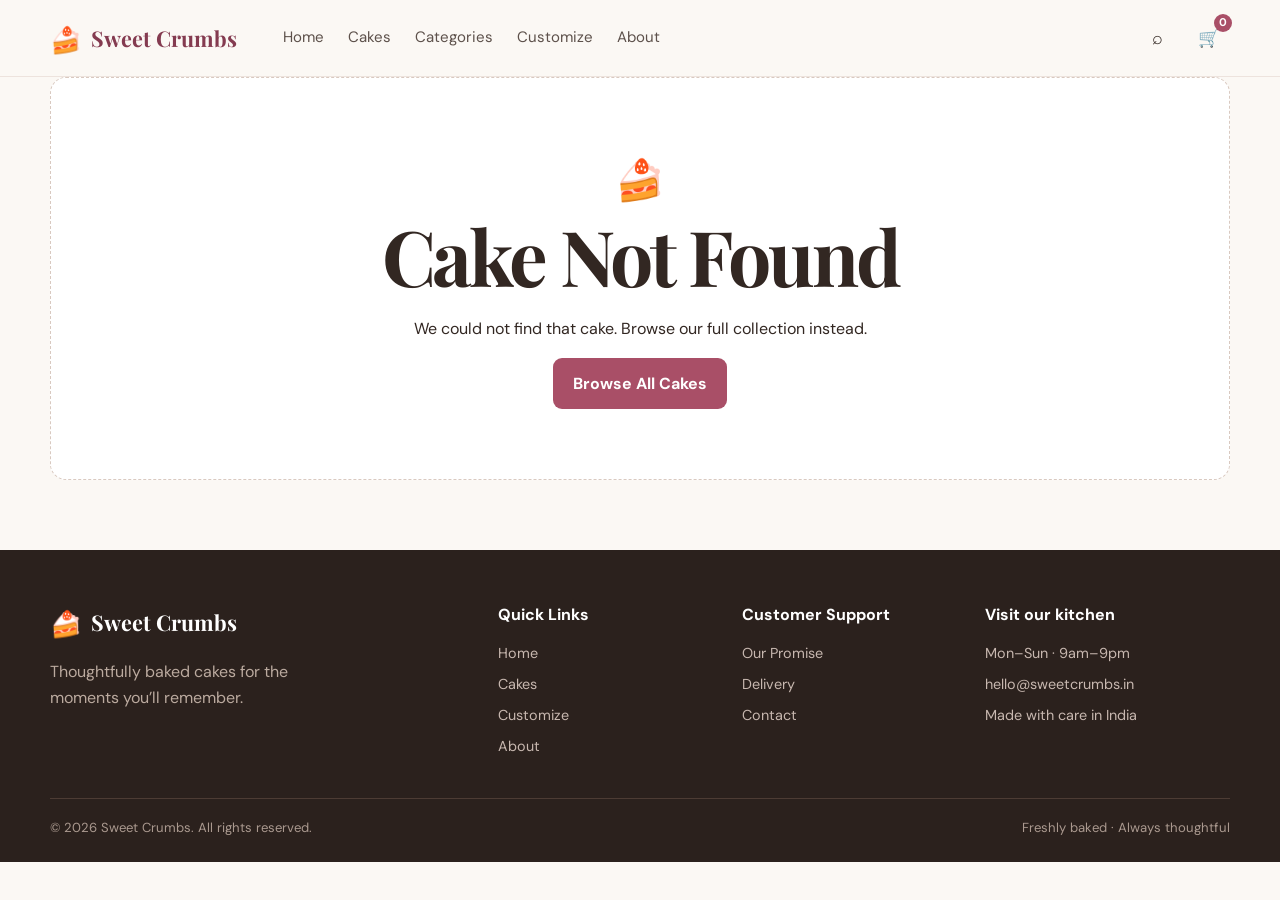
<file: cake-details.html>
<!doctype html><html lang="en"><head><meta charset="utf-8"><meta name="viewport" content="width=device-width, initial-scale=1"><meta name="description" content="Sweet Crumbs — premium cakes for every celebration."><title>Cake Details · Sweet Crumbs</title><link rel="stylesheet" href="css/style.css"></head><body><a class="skip-link" href="#main-content">Skip to content</a><header class="site-header"><div class="container nav"><a class="logo" href="index.html"><span class="logo-mark">🍰</span>Sweet Crumbs</a><button class="menu-toggle" aria-label="Toggle menu" aria-expanded="false">☰</button><nav class="nav-links" aria-label="Main navigation"><a href="index.html">Home</a><a href="cakes.html">Cakes</a><a href="cakes.html#filters">Categories</a><a href="customize.html">Customize</a><a href="about.html">About</a></nav><div class="nav-actions"><a class="icon-button" href="cakes.html" aria-label="Search cakes">⌕</a><a class="icon-button cart-link" href="cart.html" aria-label="Shopping cart">🛒<span class="cart-count">0</span></a></div></div></header><main id="main-content"><div class="container" id="details-root"></div></main><footer class="site-footer"><div class="container footer-grid"><div class="footer-brand"><a class="logo" href="index.html" style="color:#fff"><span class="logo-mark">🍰</span>Sweet Crumbs</a><p>Thoughtfully baked cakes for the moments you’ll remember.</p></div><div><p class="footer-title">Quick Links</p><div class="footer-links"><a href="index.html">Home</a><a href="cakes.html">Cakes</a><a href="customize.html">Customize</a><a href="about.html">About</a></div></div><div><p class="footer-title">Customer Support</p><div class="footer-links"><a href="about.html#promise">Our Promise</a><a href="about.html#delivery">Delivery</a><a href="about.html#contact">Contact</a></div></div><div><p class="footer-title">Visit our kitchen</p><div class="footer-links"><span>Mon–Sun · 9am–9pm</span><span>hello@sweetcrumbs.in</span><span>Made with care in India</span></div></div></div><div class="container footer-bottom"><span>© 2026 Sweet Crumbs. All rights reserved.</span><span>Freshly baked · Always thoughtful</span></div></footer><div id="toast-region" class="toast-region" aria-live="polite"></div><script src="js/data.js"></script><script src="js/common.js"></script><script src="js/details.js"></script></body></html>
</file>
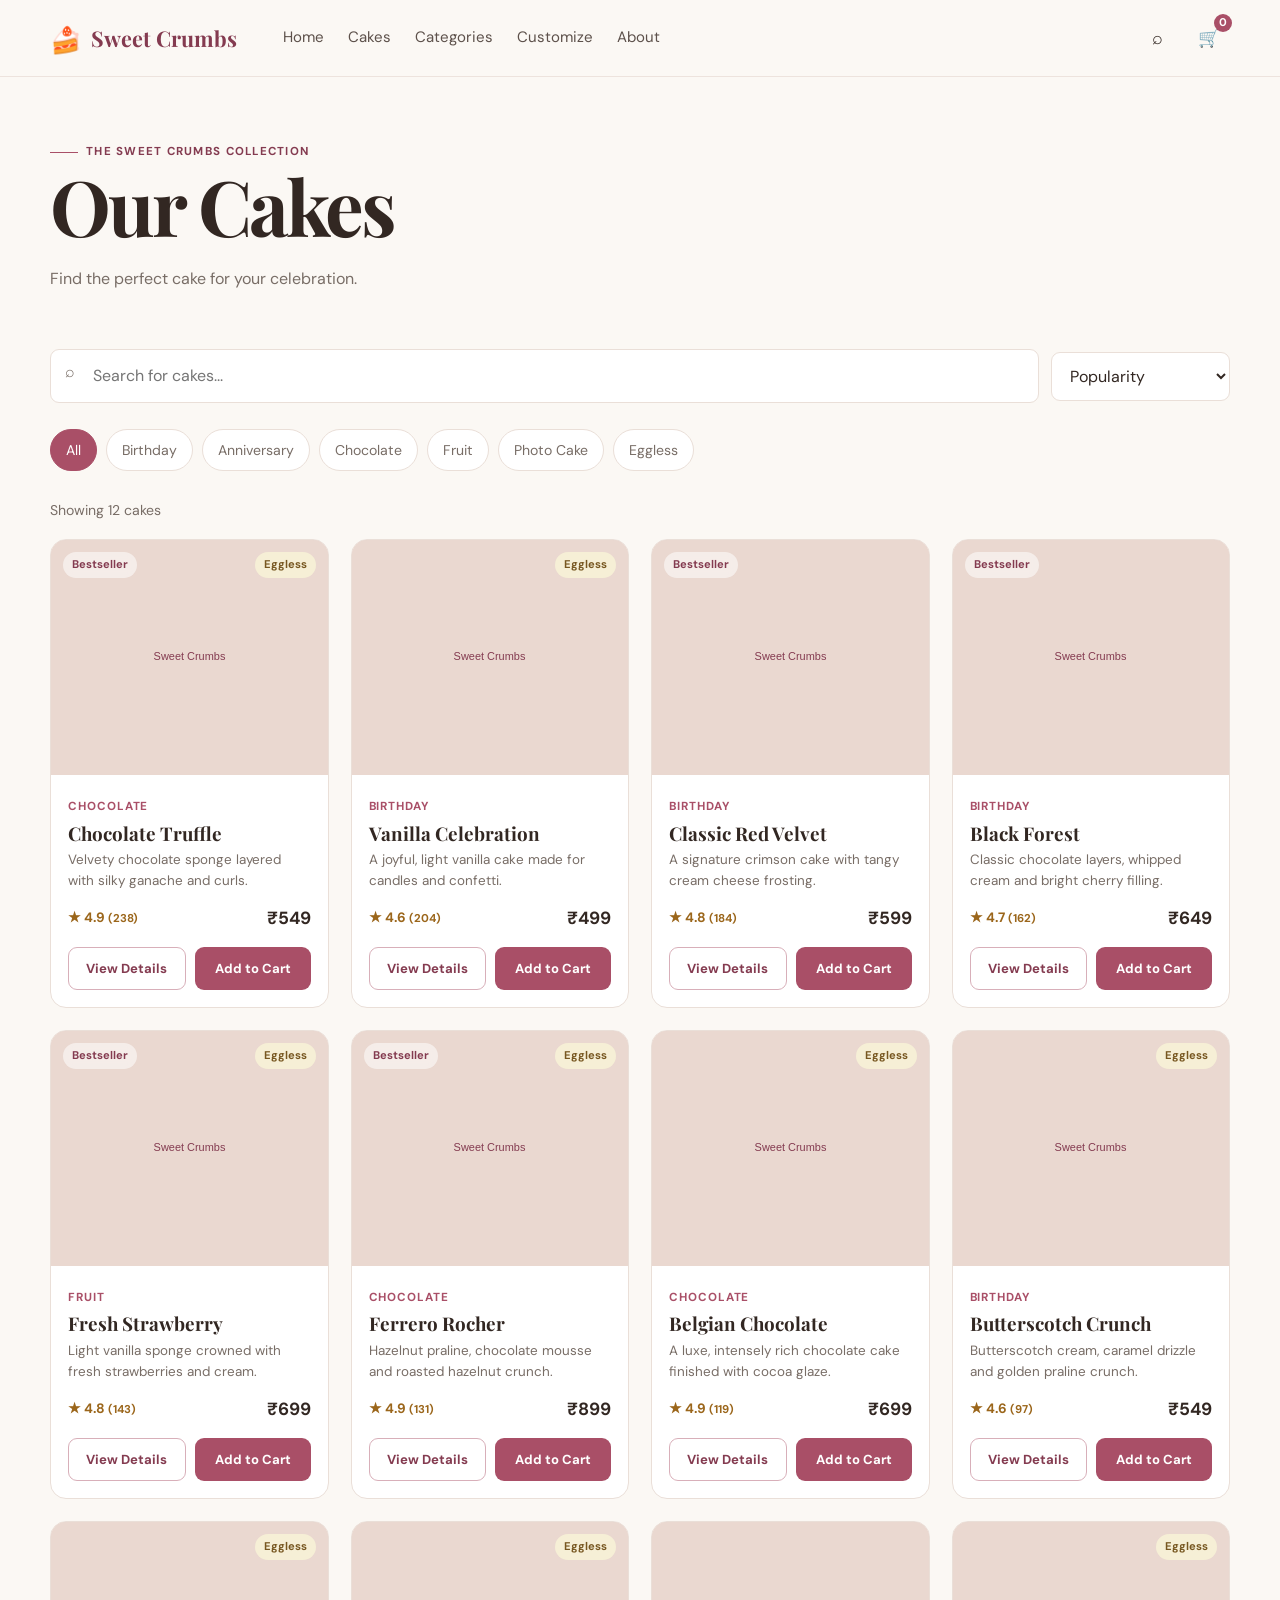
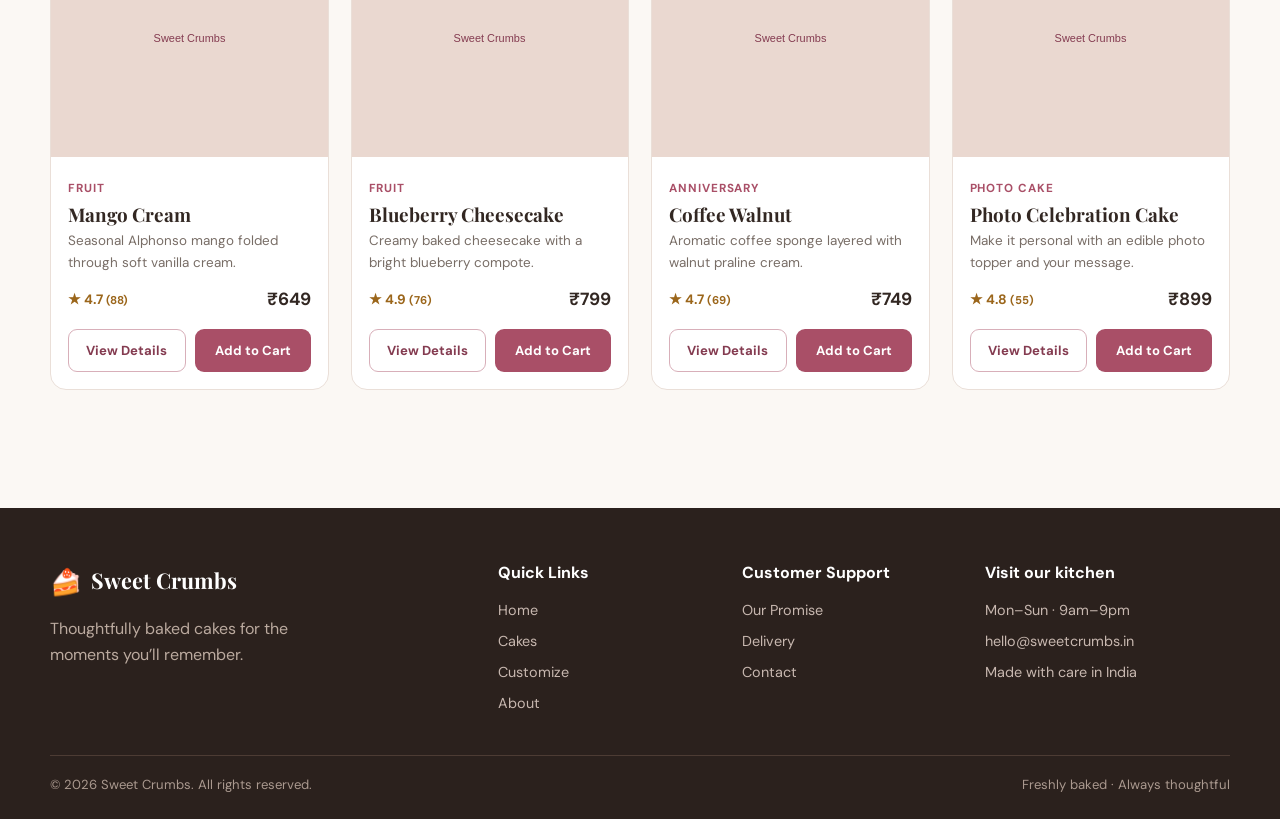
<file: cakes.html>
<!doctype html><html lang="en"><head><meta charset="utf-8"><meta name="viewport" content="width=device-width, initial-scale=1"><meta name="description" content="Sweet Crumbs — premium cakes for every celebration."><title>Our Cakes · Sweet Crumbs</title><link rel="stylesheet" href="css/style.css"></head><body><a class="skip-link" href="#main-content">Skip to content</a><header class="site-header"><div class="container nav"><a class="logo" href="index.html"><span class="logo-mark">🍰</span>Sweet Crumbs</a><button class="menu-toggle" aria-label="Toggle menu" aria-expanded="false">☰</button><nav class="nav-links" aria-label="Main navigation"><a href="index.html">Home</a><a href="cakes.html">Cakes</a><a href="cakes.html#filters">Categories</a><a href="customize.html">Customize</a><a href="about.html">About</a></nav><div class="nav-actions"><a class="icon-button" href="cakes.html" aria-label="Search cakes">⌕</a><a class="icon-button cart-link" href="cart.html" aria-label="Shopping cart">🛒<span class="cart-count">0</span></a></div></div></header><main id="main-content"><section class="page-hero"><div class="container"><span class="eyebrow">The Sweet Crumbs collection</span><h1>Our Cakes</h1><p>Find the perfect cake for your celebration.</p></div></section><section class="section-sm" style="padding-top:10px"><div class="container"><div class="toolbar"><div class="search-box"><span>⌕</span><label class="sr-only" for="cake-search">Search for cakes</label><input id="cake-search" placeholder="Search for cakes..." type="search"></div><label class="sr-only" for="sort-cakes">Sort cakes</label><select id="sort-cakes" class="sort-select"><option value="popularity">Popularity</option><option value="price-low">Price: Low to High</option><option value="price-high">Price: High to Low</option><option value="rating">Rating</option></select></div><div id="filters" class="filter-row" aria-label="Cake categories"><button class="filter-btn active" data-filter="All">All</button><button class="filter-btn" data-filter="Birthday">Birthday</button><button class="filter-btn" data-filter="Anniversary">Anniversary</button><button class="filter-btn" data-filter="Chocolate">Chocolate</button><button class="filter-btn" data-filter="Fruit">Fruit</button><button class="filter-btn" data-filter="Photo Cake">Photo Cake</button><button class="filter-btn" data-filter="Eggless">Eggless</button></div><p id="results-note" class="results-note"></p><div id="cakes-grid" class="product-grid"></div></div></section></main><footer class="site-footer"><div class="container footer-grid"><div class="footer-brand"><a class="logo" href="index.html" style="color:#fff"><span class="logo-mark">🍰</span>Sweet Crumbs</a><p>Thoughtfully baked cakes for the moments you’ll remember.</p></div><div><p class="footer-title">Quick Links</p><div class="footer-links"><a href="index.html">Home</a><a href="cakes.html">Cakes</a><a href="customize.html">Customize</a><a href="about.html">About</a></div></div><div><p class="footer-title">Customer Support</p><div class="footer-links"><a href="about.html#promise">Our Promise</a><a href="about.html#delivery">Delivery</a><a href="about.html#contact">Contact</a></div></div><div><p class="footer-title">Visit our kitchen</p><div class="footer-links"><span>Mon–Sun · 9am–9pm</span><span>hello@sweetcrumbs.in</span><span>Made with care in India</span></div></div></div><div class="container footer-bottom"><span>© 2026 Sweet Crumbs. All rights reserved.</span><span>Freshly baked · Always thoughtful</span></div></footer><div id="toast-region" class="toast-region" aria-live="polite"></div><script src="js/data.js"></script><script src="js/common.js"></script><script src="js/cakes.js"></script></body></html>
</file>
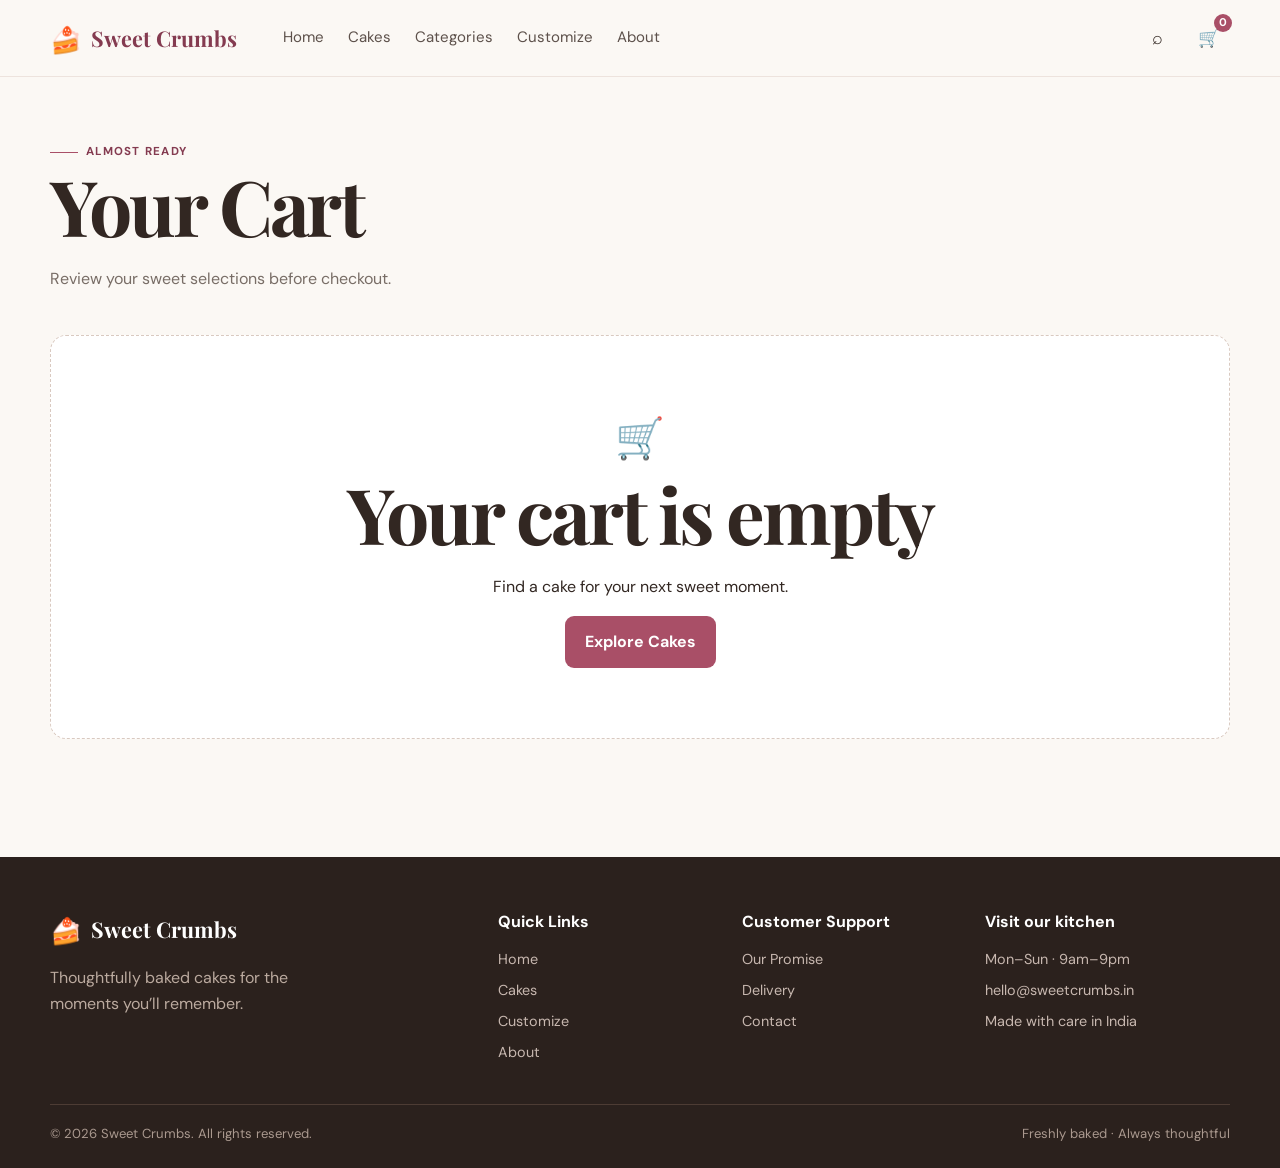
<file: cart.html>
<!doctype html><html lang="en"><head><meta charset="utf-8"><meta name="viewport" content="width=device-width, initial-scale=1"><meta name="description" content="Sweet Crumbs — premium cakes for every celebration."><title>Your Cart · Sweet Crumbs</title><link rel="stylesheet" href="css/style.css"></head><body><a class="skip-link" href="#main-content">Skip to content</a><header class="site-header"><div class="container nav"><a class="logo" href="index.html"><span class="logo-mark">🍰</span>Sweet Crumbs</a><button class="menu-toggle" aria-label="Toggle menu" aria-expanded="false">☰</button><nav class="nav-links" aria-label="Main navigation"><a href="index.html">Home</a><a href="cakes.html">Cakes</a><a href="cakes.html#filters">Categories</a><a href="customize.html">Customize</a><a href="about.html">About</a></nav><div class="nav-actions"><a class="icon-button" href="cakes.html" aria-label="Search cakes">⌕</a><a class="icon-button cart-link" href="cart.html" aria-label="Shopping cart">🛒<span class="cart-count">0</span></a></div></div></header><main id="main-content"><section class="page-hero"><div class="container"><span class="eyebrow">Almost ready</span><h1>Your Cart</h1><p>Review your sweet selections before checkout.</p></div></section><section class="section-sm" style="padding-top:10px"><div class="container" id="cart-root"></div></section></main><footer class="site-footer"><div class="container footer-grid"><div class="footer-brand"><a class="logo" href="index.html" style="color:#fff"><span class="logo-mark">🍰</span>Sweet Crumbs</a><p>Thoughtfully baked cakes for the moments you’ll remember.</p></div><div><p class="footer-title">Quick Links</p><div class="footer-links"><a href="index.html">Home</a><a href="cakes.html">Cakes</a><a href="customize.html">Customize</a><a href="about.html">About</a></div></div><div><p class="footer-title">Customer Support</p><div class="footer-links"><a href="about.html#promise">Our Promise</a><a href="about.html#delivery">Delivery</a><a href="about.html#contact">Contact</a></div></div><div><p class="footer-title">Visit our kitchen</p><div class="footer-links"><span>Mon–Sun · 9am–9pm</span><span>hello@sweetcrumbs.in</span><span>Made with care in India</span></div></div></div><div class="container footer-bottom"><span>© 2026 Sweet Crumbs. All rights reserved.</span><span>Freshly baked · Always thoughtful</span></div></footer><div id="toast-region" class="toast-region" aria-live="polite"></div><script src="js/data.js"></script><script src="js/common.js"></script><script src="js/cart.js"></script></body></html>
</file>
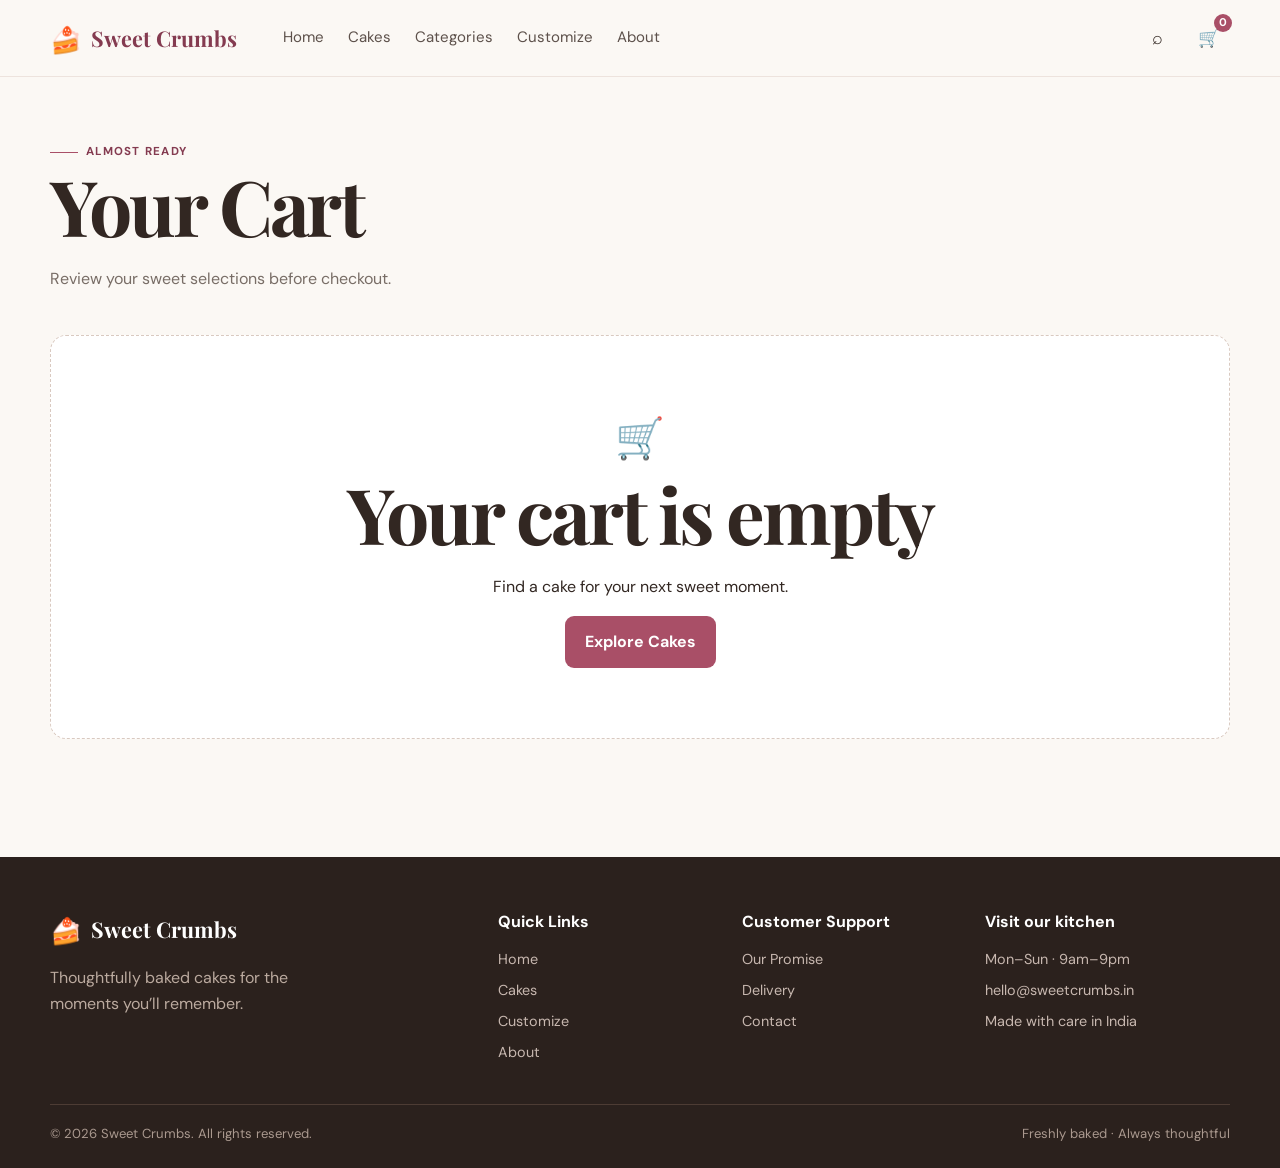
<file: checkout.html>
<!doctype html><html lang="en"><head><meta charset="utf-8"><meta name="viewport" content="width=device-width, initial-scale=1"><meta name="description" content="Sweet Crumbs — premium cakes for every celebration."><title>Checkout · Sweet Crumbs</title><link rel="stylesheet" href="css/style.css"></head><body><a class="skip-link" href="#main-content">Skip to content</a><header class="site-header"><div class="container nav"><a class="logo" href="index.html"><span class="logo-mark">🍰</span>Sweet Crumbs</a><button class="menu-toggle" aria-label="Toggle menu" aria-expanded="false">☰</button><nav class="nav-links" aria-label="Main navigation"><a href="index.html">Home</a><a href="cakes.html">Cakes</a><a href="cakes.html#filters">Categories</a><a href="customize.html">Customize</a><a href="about.html">About</a></nav><div class="nav-actions"><a class="icon-button" href="cakes.html" aria-label="Search cakes">⌕</a><a class="icon-button cart-link" href="cart.html" aria-label="Shopping cart">🛒<span class="cart-count">0</span></a></div></div></header><main id="main-content"><section class="page-hero"><div class="container"><span class="eyebrow">One final step</span><h1>Checkout</h1><p>We’ll use these details to prepare and deliver your order.</p></div></section><section class="section-sm" style="padding-top:10px"><div class="container form-layout"><form id="checkout-form" class="form-card" novalidate><h2>Customer information</h2><div class="form-grid"><div class="field"><label for="full-name">Full Name</label><input id="full-name" autocomplete="name"><span id="full-name-error" class="error"></span></div><div class="field"><label for="mobile">Mobile Number</label><input id="mobile" inputmode="numeric" autocomplete="tel" placeholder="9876543210"><span id="mobile-error" class="error"></span></div><div class="field"><label for="email">Email</label><input id="email" type="email" autocomplete="email"><span id="email-error" class="error"></span></div><div class="field"><label for="city">City</label><input id="city" autocomplete="address-level2"><span id="city-error" class="error"></span></div><div class="field full"><label for="address">Delivery Address</label><textarea id="address" autocomplete="street-address" placeholder="House number, street, landmark"></textarea><span id="address-error" class="error"></span></div><div class="field"><label for="pincode">Pincode</label><input id="pincode" inputmode="numeric" maxlength="6"><span id="pincode-error" class="error"></span></div><div class="field"><label for="delivery-date">Delivery Date</label><input id="delivery-date" type="date"><span id="delivery-date-error" class="error"></span></div><div class="field"><label for="delivery-time">Time Slot</label><select id="delivery-time"><option value="">Choose a slot</option><option>10:00 AM</option><option>12:00 PM</option><option>2:00 PM</option><option>4:00 PM</option><option>6:00 PM</option><option>8:00 PM</option></select><span id="delivery-time-error" class="error"></span></div></div><hr class="divider"><h2>Payment <span class="helper">(simulated demo only)</span></h2><div class="payment-options"><label class="payment-option"><input type="radio" name="payment" value="Cash on Delivery"> Cash on Delivery</label><label class="payment-option"><input type="radio" name="payment" value="UPI"> UPI (demo)</label><label class="payment-option"><input type="radio" name="payment" value="Card"> Card (demo — no card details needed)</label></div><span id="payment-error" class="error"></span><button class="btn btn-primary" style="margin-top:23px" type="submit">Place Order</button></form><aside class="summary-card"><h2>Order Summary</h2><div class="price-lines"><div class="price-line"><span>Subtotal</span><strong id="checkout-subtotal">₹0</strong></div><div class="price-line"><span>Delivery</span><strong id="checkout-delivery">₹0</strong></div><div class="price-line total"><span>Total</span><strong id="checkout-total">₹0</strong></div></div><p class="helper">Payment is simulated for this frontend demonstration. No financial details are collected.</p></aside></div></section></main><footer class="site-footer"><div class="container footer-grid"><div class="footer-brand"><a class="logo" href="index.html" style="color:#fff"><span class="logo-mark">🍰</span>Sweet Crumbs</a><p>Thoughtfully baked cakes for the moments you’ll remember.</p></div><div><p class="footer-title">Quick Links</p><div class="footer-links"><a href="index.html">Home</a><a href="cakes.html">Cakes</a><a href="customize.html">Customize</a><a href="about.html">About</a></div></div><div><p class="footer-title">Customer Support</p><div class="footer-links"><a href="about.html#promise">Our Promise</a><a href="about.html#delivery">Delivery</a><a href="about.html#contact">Contact</a></div></div><div><p class="footer-title">Visit our kitchen</p><div class="footer-links"><span>Mon–Sun · 9am–9pm</span><span>hello@sweetcrumbs.in</span><span>Made with care in India</span></div></div></div><div class="container footer-bottom"><span>© 2026 Sweet Crumbs. All rights reserved.</span><span>Freshly baked · Always thoughtful</span></div></footer><div id="toast-region" class="toast-region" aria-live="polite"></div><script src="js/data.js"></script><script src="js/common.js"></script><script src="js/checkout.js"></script></body></html>
</file>
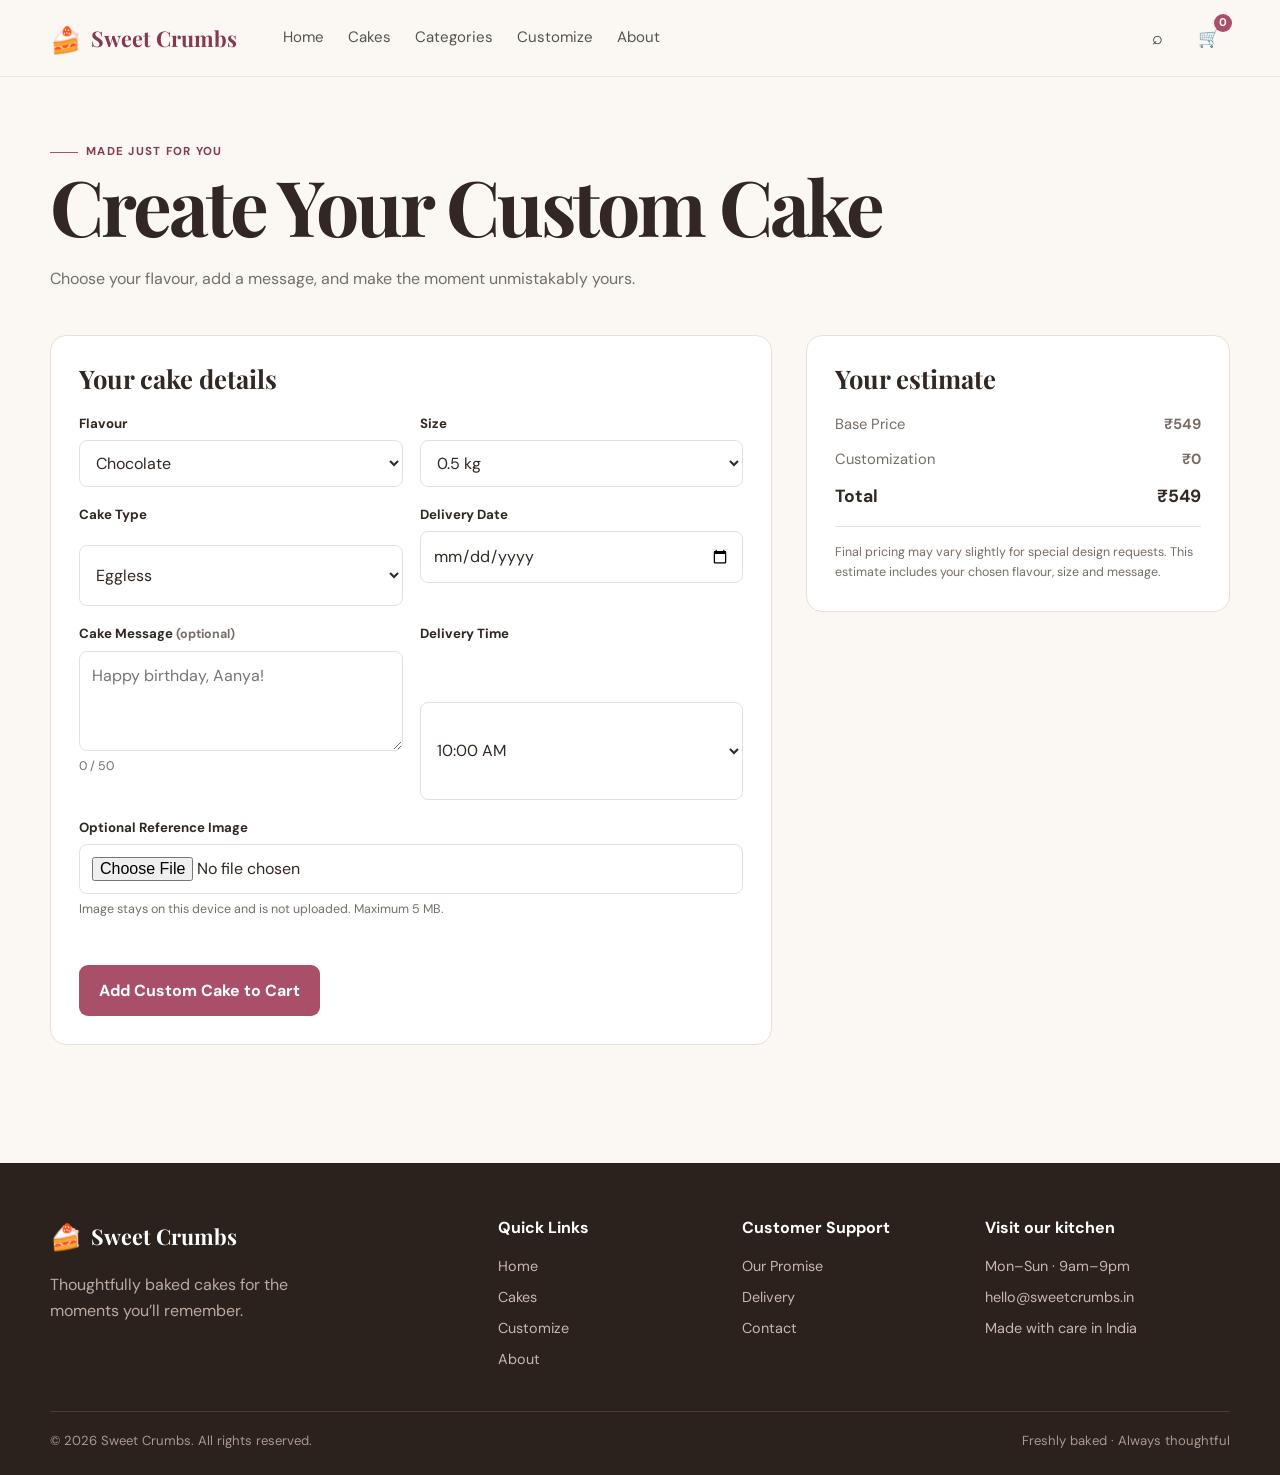
<file: customize.html>
<!doctype html><html lang="en"><head><meta charset="utf-8"><meta name="viewport" content="width=device-width, initial-scale=1"><meta name="description" content="Sweet Crumbs — premium cakes for every celebration."><title>Create Your Custom Cake · Sweet Crumbs</title><link rel="stylesheet" href="css/style.css"></head><body><a class="skip-link" href="#main-content">Skip to content</a><header class="site-header"><div class="container nav"><a class="logo" href="index.html"><span class="logo-mark">🍰</span>Sweet Crumbs</a><button class="menu-toggle" aria-label="Toggle menu" aria-expanded="false">☰</button><nav class="nav-links" aria-label="Main navigation"><a href="index.html">Home</a><a href="cakes.html">Cakes</a><a href="cakes.html#filters">Categories</a><a href="customize.html">Customize</a><a href="about.html">About</a></nav><div class="nav-actions"><a class="icon-button" href="cakes.html" aria-label="Search cakes">⌕</a><a class="icon-button cart-link" href="cart.html" aria-label="Shopping cart">🛒<span class="cart-count">0</span></a></div></div></header><main id="main-content"><section class="page-hero"><div class="container"><span class="eyebrow">Made just for you</span><h1>Create Your Custom Cake</h1><p>Choose your flavour, add a message, and make the moment unmistakably yours.</p></div></section><section class="section-sm" style="padding-top:10px"><div class="container form-layout"><form id="custom-form" class="form-card" novalidate><h2>Your cake details</h2><div class="form-grid"><div class="field"><label for="flavour">Flavour</label><select id="flavour"><option>Chocolate</option><option>Vanilla</option><option>Red Velvet</option><option>Butterscotch</option><option>Strawberry</option><option>Black Forest</option></select></div><div class="field"><label for="custom-size">Size</label><select id="custom-size"><option>0.5 kg</option><option>1 kg</option><option>2 kg</option><option>3 kg</option></select></div><div class="field"><label for="cake-type">Cake Type</label><select id="cake-type"><option>Eggless</option><option>Egg</option></select></div><div class="field"><label for="delivery-date">Delivery Date</label><input id="delivery-date" type="date"><span id="date-error" class="error" data-error></span></div><div class="field"><label for="cake-message">Cake Message <span class="helper">(optional)</span></label><textarea id="cake-message" maxlength="50" placeholder="Happy birthday, Aanya!"></textarea><span id="message-counter" class="helper">0 / 50</span><span id="message-error" class="error" data-error></span></div><div class="field"><label for="delivery-time">Delivery Time</label><select id="delivery-time"><option>10:00 AM</option><option>12:00 PM</option><option>2:00 PM</option><option>4:00 PM</option><option>6:00 PM</option><option>8:00 PM</option></select></div><div class="field full"><label for="reference-image">Optional Reference Image</label><input id="reference-image" type="file" accept="image/*"><p class="helper">Image stays on this device and is not uploaded. Maximum 5 MB.</p><img id="image-preview" class="preview" alt="Reference preview"><span id="file-error" class="error" data-error></span></div></div><button class="btn btn-primary" style="margin-top:22px" type="submit">Add Custom Cake to Cart</button></form><aside class="summary-card"><h2>Your estimate</h2><div class="price-lines"><div class="price-line"><span>Base Price</span><strong id="custom-base">₹549</strong></div><div class="price-line"><span>Customization</span><strong id="custom-fee">₹0</strong></div><div class="price-line total"><span>Total</span><strong id="custom-total">₹549</strong></div></div><p class="helper">Final pricing may vary slightly for special design requests. This estimate includes your chosen flavour, size and message.</p></aside></div></section></main><footer class="site-footer"><div class="container footer-grid"><div class="footer-brand"><a class="logo" href="index.html" style="color:#fff"><span class="logo-mark">🍰</span>Sweet Crumbs</a><p>Thoughtfully baked cakes for the moments you’ll remember.</p></div><div><p class="footer-title">Quick Links</p><div class="footer-links"><a href="index.html">Home</a><a href="cakes.html">Cakes</a><a href="customize.html">Customize</a><a href="about.html">About</a></div></div><div><p class="footer-title">Customer Support</p><div class="footer-links"><a href="about.html#promise">Our Promise</a><a href="about.html#delivery">Delivery</a><a href="about.html#contact">Contact</a></div></div><div><p class="footer-title">Visit our kitchen</p><div class="footer-links"><span>Mon–Sun · 9am–9pm</span><span>hello@sweetcrumbs.in</span><span>Made with care in India</span></div></div></div><div class="container footer-bottom"><span>© 2026 Sweet Crumbs. All rights reserved.</span><span>Freshly baked · Always thoughtful</span></div></footer><div id="toast-region" class="toast-region" aria-live="polite"></div><script src="js/data.js"></script><script src="js/common.js"></script><script src="js/customize.js"></script></body></html>
</file>
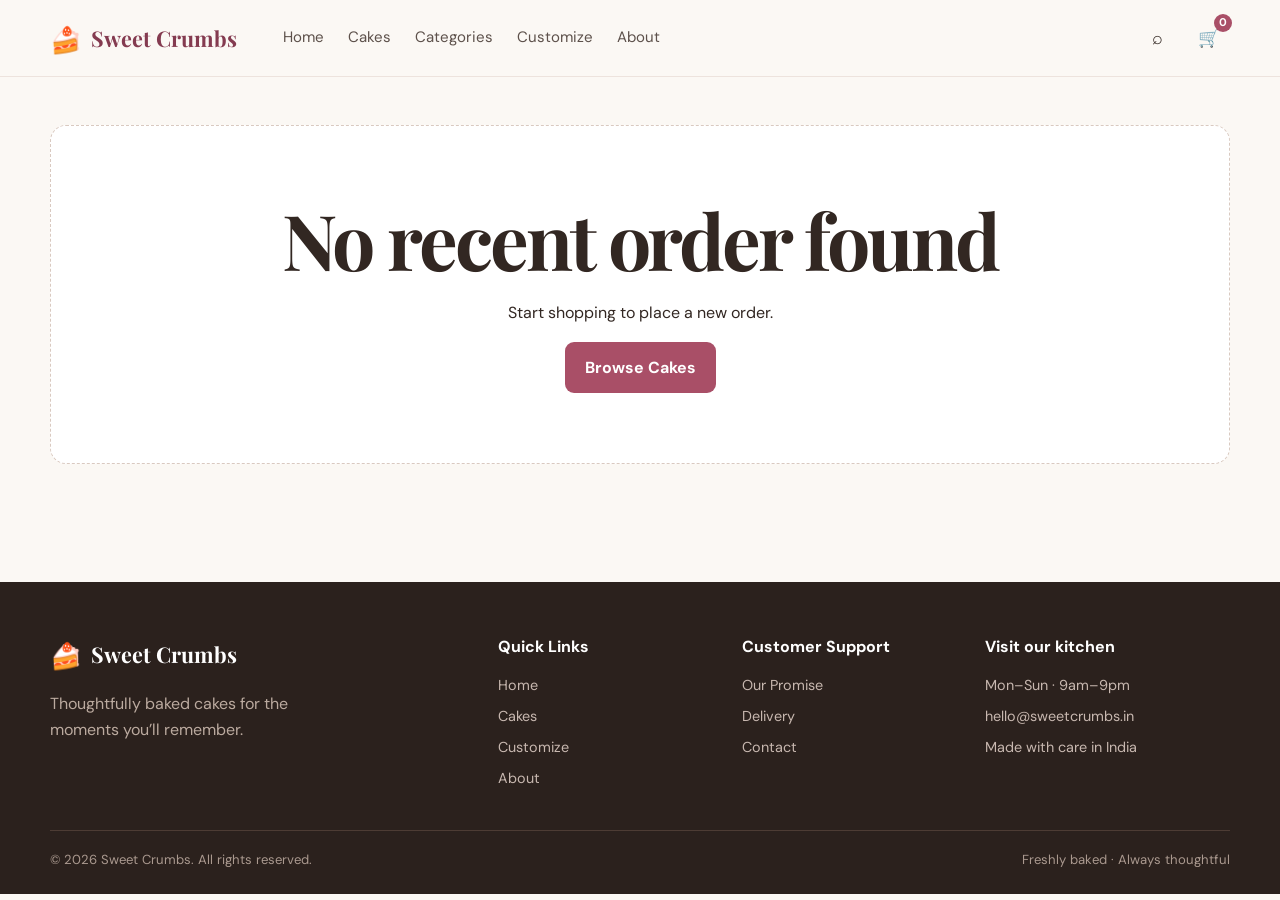
<file: order-success.html>
<!doctype html><html lang="en"><head><meta charset="utf-8"><meta name="viewport" content="width=device-width, initial-scale=1"><meta name="description" content="Sweet Crumbs — premium cakes for every celebration."><title>Order Confirmed · Sweet Crumbs</title><link rel="stylesheet" href="css/style.css"></head><body><a class="skip-link" href="#main-content">Skip to content</a><header class="site-header"><div class="container nav"><a class="logo" href="index.html"><span class="logo-mark">🍰</span>Sweet Crumbs</a><button class="menu-toggle" aria-label="Toggle menu" aria-expanded="false">☰</button><nav class="nav-links" aria-label="Main navigation"><a href="index.html">Home</a><a href="cakes.html">Cakes</a><a href="cakes.html#filters">Categories</a><a href="customize.html">Customize</a><a href="about.html">About</a></nav><div class="nav-actions"><a class="icon-button" href="cakes.html" aria-label="Search cakes">⌕</a><a class="icon-button cart-link" href="cart.html" aria-label="Shopping cart">🛒<span class="cart-count">0</span></a></div></div></header><main id="main-content"><section class="section-sm"><div class="container" id="success-root"></div></section></main><footer class="site-footer"><div class="container footer-grid"><div class="footer-brand"><a class="logo" href="index.html" style="color:#fff"><span class="logo-mark">🍰</span>Sweet Crumbs</a><p>Thoughtfully baked cakes for the moments you’ll remember.</p></div><div><p class="footer-title">Quick Links</p><div class="footer-links"><a href="index.html">Home</a><a href="cakes.html">Cakes</a><a href="customize.html">Customize</a><a href="about.html">About</a></div></div><div><p class="footer-title">Customer Support</p><div class="footer-links"><a href="about.html#promise">Our Promise</a><a href="about.html#delivery">Delivery</a><a href="about.html#contact">Contact</a></div></div><div><p class="footer-title">Visit our kitchen</p><div class="footer-links"><span>Mon–Sun · 9am–9pm</span><span>hello@sweetcrumbs.in</span><span>Made with care in India</span></div></div></div><div class="container footer-bottom"><span>© 2026 Sweet Crumbs. All rights reserved.</span><span>Freshly baked · Always thoughtful</span></div></footer><div id="toast-region" class="toast-region" aria-live="polite"></div><script src="js/data.js"></script><script src="js/common.js"></script><script src="js/success.js"></script></body></html>
</file>
<file: css/style.css>
@import url('https://fonts.googleapis.com/css2?family=DM+Sans:wght@400;500;600;700&family=Playfair+Display:wght@500;600;700&display=swap');
:root{--cream:#fbf8f4;--surface:#fff;--ink:#322722;--muted:#786d66;--berry:#a94f67;--berry-dark:#843b50;--rose:#f2dfe2;--line:#eadfd8;--gold:#c79255;--success:#2f7a5b;--shadow:0 12px 35px rgba(67,42,31,.09);--radius:16px;--max:1180px}
*{box-sizing:border-box}html{scroll-behavior:smooth}body{margin:0;background:var(--cream);color:var(--ink);font-family:'DM Sans',sans-serif;line-height:1.6}img{max-width:100%;display:block}a{color:inherit;text-decoration:none}button,input,select,textarea{font:inherit}button{cursor:pointer;border:0}.container{width:min(var(--max),calc(100% - 40px));margin-inline:auto}.sr-only{position:absolute;width:1px;height:1px;padding:0;margin:-1px;overflow:hidden;clip:rect(0,0,0,0);white-space:nowrap;border:0}.skip-link{position:absolute;left:12px;top:-50px;background:var(--ink);color:#fff;padding:10px 14px;z-index:20}.skip-link:focus{top:12px}.site-header{position:sticky;top:0;z-index:10;background:rgba(251,248,244,.94);backdrop-filter:blur(12px);border-bottom:1px solid rgba(234,223,216,.8)}.nav{height:76px;display:flex;align-items:center;gap:28px}.logo{display:flex;align-items:center;gap:9px;font-family:'Playfair Display',serif;font-weight:700;font-size:1.35rem;color:var(--berry-dark);white-space:nowrap}.logo-mark{font-size:1.6rem}.nav-links{display:flex;gap:24px;margin-left:18px;font-size:.94rem;color:#5d514b}.nav-links a{padding:26px 0;border-bottom:2px solid transparent}.nav-links a:hover,.nav-links a.active{color:var(--berry-dark);border-color:var(--berry)}.nav-actions{display:flex;align-items:center;gap:10px;margin-left:auto}.icon-button,.menu-toggle{width:42px;height:42px;border-radius:50%;background:transparent;color:var(--ink);display:grid;place-items:center;font-size:1.1rem}.icon-button:hover,.menu-toggle:hover{background:var(--rose)}.cart-link{position:relative}.cart-count{position:absolute;right:-2px;top:-3px;background:var(--berry);color:#fff;border-radius:99px;min-width:18px;height:18px;display:grid;place-items:center;font-size:.7rem;font-weight:700}.menu-toggle{display:none}.hero{padding:76px 0 72px;overflow:hidden}.hero-grid{display:grid;grid-template-columns:1.02fr .98fr;gap:56px;align-items:center}.eyebrow{display:inline-flex;align-items:center;gap:8px;color:var(--berry-dark);font-weight:700;letter-spacing:.11em;text-transform:uppercase;font-size:.72rem}.eyebrow:before{content:'';width:28px;height:1px;background:var(--berry)}h1,h2,h3{font-family:'Playfair Display',serif;line-height:1.12;margin:0 0 18px}h1{font-size:clamp(2.8rem,6vw,5.4rem);letter-spacing:-.04em}h2{font-size:clamp(2rem,4vw,3.1rem)}h3{font-size:1.35rem}.hero p{font-size:1.08rem;color:var(--muted);max-width:520px}.hero-actions{display:flex;gap:12px;flex-wrap:wrap;margin-top:28px}.btn{display:inline-flex;align-items:center;justify-content:center;gap:8px;padding:13px 20px;border-radius:9px;font-weight:700;transition:.2s ease;min-height:46px}.btn-primary{background:var(--berry);color:#fff}.btn-primary:hover{background:var(--berry-dark);transform:translateY(-2px)}.btn-secondary{background:transparent;color:var(--berry-dark);border:1px solid #d8afb9}.btn-secondary:hover{background:var(--rose)}.btn-text{background:none;color:var(--berry-dark);font-weight:700;padding:0}.hero-art{position:relative}.hero-art:before{content:'';position:absolute;width:82%;height:82%;right:-5%;top:7%;background:var(--rose);border-radius:50%;z-index:-1}.hero-art img{width:100%;height:510px;object-fit:cover;border-radius:180px 180px 20px 20px;box-shadow:var(--shadow)}.section{padding:78px 0}.section-sm{padding:48px 0}.section-heading{display:flex;align-items:end;justify-content:space-between;gap:20px;margin-bottom:28px}.section-heading p{color:var(--muted);margin:0}.category-grid{display:grid;grid-template-columns:repeat(6,1fr);gap:14px}.category-card{background:var(--surface);border:1px solid var(--line);padding:22px 14px;text-align:center;border-radius:12px;transition:.2s}.category-card:hover{transform:translateY(-4px);box-shadow:var(--shadow);border-color:#d9b4bd}.category-icon{display:grid;place-items:center;width:54px;height:54px;margin:0 auto 12px;border-radius:50%;background:var(--rose);font-size:1.5rem}.category-card span{font-weight:700;font-size:.9rem}.product-grid{display:grid;grid-template-columns:repeat(4,1fr);gap:22px}.product-card{background:var(--surface);border:1px solid var(--line);border-radius:var(--radius);overflow:hidden;position:relative;transition:.25s}.product-card:hover{transform:translateY(-5px);box-shadow:var(--shadow)}.product-image{height:235px;position:relative;background:#ead8d0;overflow:hidden}.product-image img{width:100%;height:100%;object-fit:cover;transition:.4s}.product-card:hover .product-image img{transform:scale(1.04)}.badge{position:absolute;left:12px;top:12px;background:#fff8;color:var(--berry-dark);padding:4px 9px;border-radius:99px;font-size:.7rem;font-weight:700;backdrop-filter:blur(5px)}.badge.eggless{left:auto;right:12px;background:#f6efd6;color:#775721}.product-info{padding:17px}.product-category{font-size:.73rem;text-transform:uppercase;letter-spacing:.08em;color:var(--berry);font-weight:700}.product-info h3{font-size:1.18rem;margin:5px 0 5px}.product-desc{font-size:.84rem;color:var(--muted);min-height:42px;margin:0 0 12px}.product-meta{display:flex;justify-content:space-between;align-items:center;margin-bottom:15px}.rating{color:#9b661b;font-size:.85rem;font-weight:700}.price{font-weight:700;font-size:1.1rem}.card-actions{display:flex;gap:9px}.card-actions .btn{flex:1;padding:10px 8px;min-height:40px;font-size:.82rem}.feature-grid{display:grid;grid-template-columns:repeat(4,1fr);gap:16px}.feature-card{padding:24px;background:#f5ece6;border-radius:12px}.feature-icon{font-size:1.55rem;margin-bottom:18px}.feature-card h3{font-size:1.15rem;margin-bottom:7px}.feature-card p{margin:0;color:var(--muted);font-size:.9rem}.cta{background:var(--ink);color:#fff;border-radius:22px;padding:52px 60px;display:flex;justify-content:space-between;align-items:center;gap:25px}.cta h2{margin:0}.cta p{color:#d8cbc3;margin:7px 0 0}.site-footer{background:#2b211d;color:#eee0d7;padding:52px 0 24px;margin-top:70px}.footer-grid{display:grid;grid-template-columns:2fr 1fr 1fr 1.2fr;gap:40px}.footer-brand p{color:#bbaa9f;max-width:300px}.footer-title{font-weight:700;margin:0 0 14px;color:#fff}.footer-links{display:grid;gap:8px;color:#c8b8b0;font-size:.9rem}.footer-links a:hover{color:#fff}.footer-bottom{border-top:1px solid #4d3c34;margin-top:40px;padding-top:18px;color:#aa998f;font-size:.82rem;display:flex;justify-content:space-between;gap:15px}.page-hero{padding:58px 0 34px}.page-hero p{color:var(--muted);margin:0}.toolbar{display:flex;gap:12px;align-items:center;flex-wrap:wrap;margin:14px 0 26px}.search-box{flex:1;min-width:230px;position:relative}.search-box input{width:100%;padding:13px 15px 13px 42px;border:1px solid var(--line);border-radius:9px;background:#fff;outline:none}.search-box input:focus,.field input:focus,.field select:focus,.field textarea:focus{border-color:var(--berry);box-shadow:0 0 0 3px rgba(169,79,103,.12)}.search-box span{position:absolute;left:15px;top:10px;color:var(--muted)}.sort-select{padding:12px 14px;border:1px solid var(--line);border-radius:9px;background:#fff;color:var(--ink)}.filter-row{display:flex;gap:9px;flex-wrap:wrap;margin-bottom:28px}.filter-btn{padding:9px 15px;border:1px solid var(--line);border-radius:99px;background:#fff;color:var(--muted);font-size:.88rem}.filter-btn:hover,.filter-btn.active{background:var(--berry);border-color:var(--berry);color:#fff}.results-note{color:var(--muted);font-size:.88rem;margin-bottom:17px}.empty-state{text-align:center;padding:70px 20px;border:1px dashed #d9c9c0;background:#fff;border-radius:16px}.empty-state .empty-icon{font-size:2.5rem}.details-layout{display:grid;grid-template-columns:1fr 1fr;gap:66px;padding:64px 0}.detail-image{height:610px;border-radius:20px;overflow:hidden;background:#ead8d0}.detail-image img{width:100%;height:100%;object-fit:cover}.detail-copy{padding-top:20px}.detail-copy h1{font-size:clamp(2.4rem,5vw,4rem)}.detail-rating{display:flex;gap:10px;align-items:center;color:#9b661b;margin-bottom:20px}.detail-description{color:var(--muted);font-size:1.03rem;max-width:500px}.option-block{border-top:1px solid var(--line);padding-top:18px;margin-top:22px}.option-label{font-size:.85rem;font-weight:700;margin-bottom:10px;display:block}.choice-row{display:flex;gap:9px;flex-wrap:wrap}.choice{border:1px solid var(--line);background:#fff;padding:10px 14px;border-radius:8px;color:var(--muted)}.choice.selected{border-color:var(--berry);background:var(--rose);color:var(--berry-dark);font-weight:700}.qty-control{display:inline-flex;align-items:center;border:1px solid var(--line);border-radius:8px;overflow:hidden;background:#fff}.qty-control button{height:40px;width:38px;background:#fff;color:var(--berry-dark);font-size:1.2rem}.qty-control button:hover{background:var(--rose)}.qty-control output{min-width:38px;text-align:center;font-weight:700}.detail-price{font-size:1.8rem;font-family:'Playfair Display',serif;font-weight:700;margin:24px 0}.detail-actions{display:flex;gap:10px;flex-wrap:wrap}.form-layout{display:grid;grid-template-columns:1.45fr .85fr;gap:34px}.form-card,.summary-card{background:#fff;border:1px solid var(--line);border-radius:16px;padding:28px}.summary-card{height:max-content;position:sticky;top:100px}.form-card h2,.summary-card h2{font-size:1.6rem;margin-bottom:20px}.form-grid{display:grid;grid-template-columns:1fr 1fr;gap:17px}.field{display:grid;gap:6px}.field.full{grid-column:1/-1}.field label{font-size:.83rem;font-weight:700}.field input,.field select,.field textarea{width:100%;padding:11px 12px;border:1px solid var(--line);border-radius:8px;background:#fff;color:var(--ink);outline:none}.field textarea{min-height:100px;resize:vertical}.error{color:#b83e4d;font-size:.76rem;min-height:17px}.payment-options{display:grid;gap:9px}.payment-option{display:flex;gap:10px;align-items:center;padding:12px;border:1px solid var(--line);border-radius:8px}.payment-option:has(input:checked){border-color:var(--berry);background:#fff7f8}.price-lines{display:grid;gap:11px;border-bottom:1px solid var(--line);padding-bottom:16px;margin-bottom:16px}.price-line{display:flex;justify-content:space-between;color:var(--muted);font-size:.92rem}.price-line.total{font-size:1.1rem;color:var(--ink);font-weight:700}.free-note{color:var(--success);font-size:.8rem;margin:0 0 18px}.cart-layout{display:grid;grid-template-columns:1.4fr .75fr;gap:30px}.cart-items{display:grid;gap:12px}.cart-item{display:grid;grid-template-columns:100px 1fr auto;gap:16px;align-items:center;background:#fff;border:1px solid var(--line);padding:13px;border-radius:13px}.cart-item img{width:100px;height:100px;object-fit:cover;border-radius:9px}.cart-item h3{font-size:1.1rem;margin:0 0 5px}.cart-options{font-size:.82rem;color:var(--muted);margin:0 0 10px}.cart-item .item-price{font-weight:700;text-align:right}.remove-btn{background:none;color:#a34c5e;font-size:.8rem;padding:4px 0}.success-wrap{text-align:center;padding:70px 0}.success-mark{width:68px;height:68px;border-radius:50%;background:#dcefe4;color:var(--success);display:grid;place-items:center;font-size:2rem;margin:0 auto 18px}.order-card{text-align:left;background:#fff;border:1px solid var(--line);border-radius:16px;padding:25px;margin:30px auto;max-width:760px}.order-header{display:flex;justify-content:space-between;gap:20px;border-bottom:1px solid var(--line);padding-bottom:17px;margin-bottom:17px}.order-id{color:var(--berry-dark);font-weight:700}.order-items{display:grid;gap:9px;margin-bottom:20px}.order-item-line{display:flex;justify-content:space-between;gap:15px;font-size:.9rem}.order-info-grid{display:grid;grid-template-columns:1fr 1fr;gap:17px;color:var(--muted);font-size:.88rem}.order-info-grid strong{display:block;color:var(--ink);margin-top:3px}.about-grid{display:grid;grid-template-columns:1fr 1fr;gap:55px;align-items:center}.about-image{height:440px;border-radius:20px;overflow:hidden}.about-image img{width:100%;height:100%;object-fit:cover}.toast-region{position:fixed;right:22px;bottom:22px;z-index:30;display:grid;gap:9px}.toast{background:#30241f;color:#fff;padding:13px 17px;border-radius:9px;box-shadow:var(--shadow);font-size:.87rem;animation:toast-in .25s ease}.toast.success{border-left:4px solid #73c094}.toast.error{border-left:4px solid #ed777c}@keyframes toast-in{from{transform:translateY(12px);opacity:0}to{transform:translateY(0);opacity:1}}.preview{max-width:180px;border-radius:10px;margin-top:8px;display:none}.helper{color:var(--muted);font-size:.78rem;margin:0}.divider{border:0;border-top:1px solid var(--line);margin:24px 0}@media(max-width:980px){.nav-links{gap:15px;margin-left:4px}.hero-grid{gap:35px}.product-grid{grid-template-columns:repeat(3,1fr)}.category-grid{grid-template-columns:repeat(3,1fr)}.feature-grid{grid-template-columns:repeat(2,1fr)}.footer-grid{grid-template-columns:2fr 1fr 1fr}.footer-grid>div:last-child{grid-column:2/-1}.details-layout{gap:35px}.form-layout,.cart-layout{grid-template-columns:1fr}.summary-card{position:static}.about-grid{gap:30px}}@media(max-width:700px){.container{width:min(var(--max),calc(100% - 28px))}.nav{height:68px}.menu-toggle{display:grid}.nav-links{display:none;position:absolute;top:68px;left:0;right:0;background:var(--cream);border-bottom:1px solid var(--line);padding:10px 20px 18px;flex-direction:column;gap:0;margin:0;box-shadow:var(--shadow)}.nav-links.open{display:flex}.nav-links a{padding:12px 0}.nav-actions{gap:2px}.hero{padding:45px 0 50px}.hero-grid,.details-layout,.about-grid{grid-template-columns:1fr}.hero-art{order:-1}.hero-art img{height:350px}.section{padding:55px 0}.product-grid{grid-template-columns:repeat(2,1fr);gap:13px}.product-image{height:185px}.product-info{padding:13px}.product-info h3{font-size:1rem}.product-desc{font-size:.77rem;min-height:51px}.card-actions{display:grid;gap:6px}.category-grid{grid-template-columns:repeat(3,1fr);gap:8px}.category-card{padding:14px 7px}.category-icon{width:44px;height:44px;font-size:1.2rem}.category-card span{font-size:.75rem}.feature-grid{grid-template-columns:1fr 1fr;gap:10px}.feature-card{padding:17px}.cta{padding:32px 24px;display:block}.cta .btn{margin-top:20px}.footer-grid{grid-template-columns:1fr 1fr;gap:28px}.footer-brand{grid-column:1/-1}.footer-grid>div:last-child{grid-column:auto}.footer-bottom{display:block}.footer-bottom span{display:block;margin-top:5px}.page-hero{padding:40px 0 24px}.details-layout{padding:35px 0}.detail-image{height:390px}.form-grid{grid-template-columns:1fr}.field.full{grid-column:auto}.form-card,.summary-card{padding:20px}.cart-item{grid-template-columns:72px 1fr auto;gap:10px}.cart-item img{width:72px;height:72px}.cart-item .item-price{font-size:.9rem}.order-info-grid{grid-template-columns:1fr}.success-wrap{padding:50px 0}}
@media(max-width:390px){h1{font-size:2.55rem}.product-grid{grid-template-columns:1fr}.product-image{height:225px}.category-card{padding-inline:4px}.category-card span{font-size:.68rem}.hero-actions .btn{width:100%}}
@media(prefers-reduced-motion:reduce){*,*:before,*:after{scroll-behavior:auto!important;transition:none!important;animation:none!important}}
</file>
